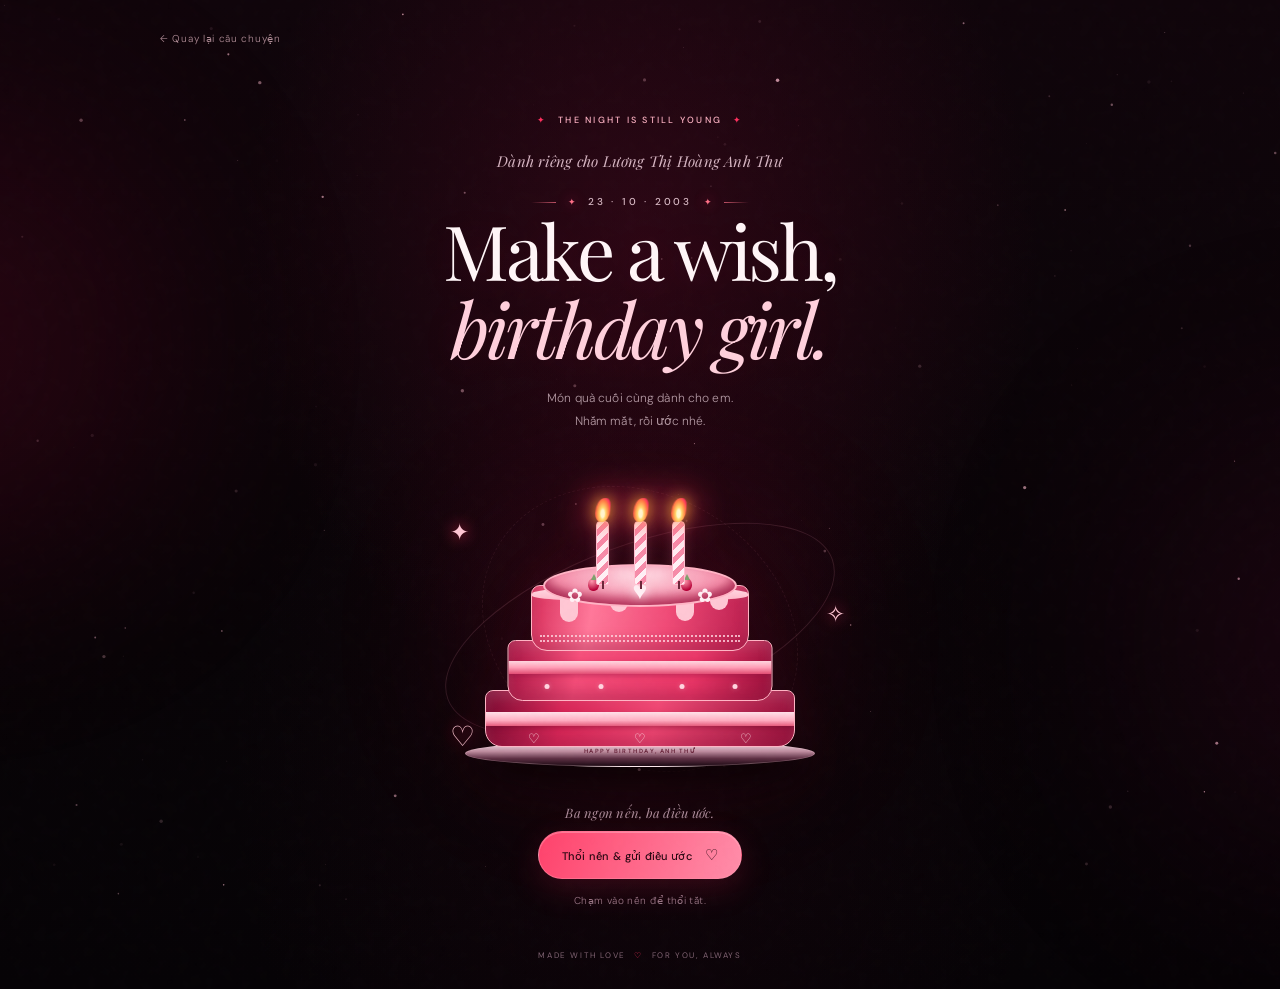
<file: birthday-cake.html>
<!DOCTYPE html>
<html lang="vi">

<head>
  <meta charset="UTF-8">
  <meta name="viewport" content="width=device-width, initial-scale=1.0">
  <meta name="theme-color" content="#080407">
  <meta name="description" content="Một chiếc bánh sinh nhật và điều ước cuối cùng dành riêng cho Anh Thư.">
  <meta property="og:title" content="One More Wish, Anh Thư ♡">
  <meta property="og:description" content="Chiếc bánh sinh nhật và điều ước cuối cùng mà anh muốn dành riêng cho em, Anh Thư ♡">
  <meta property="og:image" content="./assets/photos/birthday.png">
  
  <link rel="icon" type="image/png" href="./assets/photos/birthday.png">

  <title>One More Wish, Anh Thư ♡</title>

  <link rel="preconnect" href="https://fonts.googleapis.com">
  <link rel="preconnect" href="https://fonts.gstatic.com" crossorigin>
  <link
    href="https://fonts.googleapis.com/css2?family=DM+Sans:wght@300;400;500;600&family=Playfair+Display:ital,wght@0,400;0,500;1,400;1,500&display=swap"
    rel="stylesheet">

  <link rel="stylesheet" href="cake.css">
</head>

<body>
  <canvas id="cakeCosmos" aria-hidden="true"></canvas>

  <div class="grain" aria-hidden="true"></div>
  <div class="glow glow-one" aria-hidden="true"></div>
  <div class="glow glow-two" aria-hidden="true"></div>

  <main class="birthday-scene">

    <a class="back-link" href="index.html">
      ← Quay lại câu chuyện
    </a>

    <div class="intro">
      <p class="eyebrow">
        <span>✦</span> THE NIGHT IS STILL YOUNG <span>✦</span>
      </p>

      <p class="to-you">
        Dành riêng cho Lương Thị Hoàng Anh Thư
      </p>

      <div class="birthday-date">
        <span class="date-line"></span>
        <span class="date-icon">✦</span>
        <time datetime="2003-10-23">23 · 10 · 2003</time>
        <span class="date-icon">✦</span>
        <span class="date-line"></span>
      </div>

      <h1>
        Make a wish,
        <br>
        <em>birthday girl.</em>
      </h1>

      <p class="intro-copy">
        Món quà cuối cùng dành cho em.
        <br>
        Nhắm mắt, rồi ước nhé.
      </p>
    </div>

    <!-- BÁNH SINH NHẬT: GIỮ NGUYÊN -->

    <section class="cake-area" aria-label="Bánh kem sinh nhật tương tác">

      <div class="cake-aura"></div>

      <div class="orbit orbit-a"></div>
      <div class="orbit orbit-b"></div>

      <div class="cake-spark spark-a">✦</div>
      <div class="cake-spark spark-b">✧</div>
      <div class="cake-spark spark-c">♡</div>

      <div class="cake" id="birthdayCake" role="img" aria-label="Bánh kem sinh nhật ba tầng màu hồng đỏ">
        <div class="candles">
          <button class="candle candle-one" aria-label="Thổi nến thứ nhất">
            <span class="flame"></span>
            <i></i>
          </button>

          <button class="candle candle-two" aria-label="Thổi nến thứ hai">
            <span class="flame"></span>
            <i></i>
          </button>

          <button class="candle candle-three" aria-label="Thổi nến thứ ba">
            <span class="flame"></span>
            <i></i>
          </button>
        </div>

        <div class="cake-top">
          <span class="berry berry-one"></span>
          <span class="berry berry-two"></span>
          <span class="cream cream-one">✿</span>
          <span class="cream cream-two">✿</span>
          <span class="cake-top-heart">♥</span>
        </div>

        <div class="cake-layer layer-top">
          <span class="icing-drip drip-one"></span>
          <span class="icing-drip drip-two"></span>
          <span class="icing-drip drip-three"></span>
          <span class="icing-drip drip-four"></span>
          <div class="cake-piping"></div>
        </div>

        <div class="cake-layer layer-middle">
          <div class="middle-ribbon"></div>

          <span class="sugar-dot dot-one"></span>
          <span class="sugar-dot dot-two"></span>
          <span class="sugar-dot dot-three"></span>
          <span class="sugar-dot dot-four"></span>
        </div>

        <div class="cake-layer layer-bottom">
          <div class="bottom-ribbon"></div>

          <span class="sugar-heart heart-one">♡</span>
          <span class="sugar-heart heart-two">♡</span>
          <span class="sugar-heart heart-three">♡</span>
        </div>

        <div class="cake-plate">
          <span>HAPPY BIRTHDAY, ANH THƯ</span>
        </div>
      </div>

      <p class="cake-caption" id="cakeCaption">
        Ba ngọn nến, ba điều ước.
      </p>
    </section>

    <!-- NÚT TƯƠNG TÁC -->

    <div class="controls">
      <button class="wish-action" id="blowButton">
        Thổi nến & gửi điều ước <span>♡</span>
      </button>

      <button class="reveal-action" id="revealButton" hidden>
        Mở lời nhắn cuối cùng ✦
      </button>
    </div>

    <p class="hint" id="hintText">
      Chạm vào nến để thổi tắt.
    </p>

    <!-- LỜI NHẮN CUỐI CÙNG ĐÃ THAY THẾ -->

    <section class="final-note" id="finalNote" aria-hidden="true">
      <div class="note-star">✦</div>

      <p class="eyebrow">
        THE MOST IMPORTANT PART
      </p>

      <p class="note-recipient">
        Lương Thị Hoàng Anh Thư
      </p>
      
      <div class="note-birthday">
        <span class="birthday-symbol">♡</span>
        <span>THE DAY MY FAVORITE GIRL WAS BORN</span>
        <strong>23.10.2003</strong>
      </div>

      <h2>
        Điều ước cuối cùng
        <br>
        <em>của anh là em.</em>
      </h2>

      <div class="note-divider">
        <span></span>
        ♡
        <span></span>
      </div>

      <p class="note-message">
        Nếu có thể xin một điều cho riêng mình, anh không mong
        điều gì quá lớn lao. Anh chỉ mong em luôn được bình yên,
        luôn có lý do để mỉm cười, và dù cuộc sống có đưa em đến
        đâu, em vẫn nhớ rằng có một người thật lòng mong em hạnh phúc.
      </p>

      <p class="note-message">
        Cảm ơn em vì đã là em. Sinh nhật vui vẻ nhé, cô gái anh thương.
        Mong rằng trong rất nhiều sinh nhật sau này, anh vẫn có thể
        ở đây, nắm tay em và nói câu này một lần nữa.
      </p>

      <p class="note-sign">
        Anh thương em. Hôm nay, ngày mai, và những ngày bình thường
        ở giữa.
        <span>♥</span>
      </p>

      <div>
        <button class="again-button" id="againButton">
          Thắp nến lại một lần nữa ↻
        </button>
        <button class="back-to-top" id="backToTopButton" type="button">
          ↑ Quay lại đầu trang
        </button>
      </div>
    </section>

    <footer>
      MADE WITH LOVE <span>♡</span> FOR YOU, ALWAYS
    </footer>

  </main>

  <script src="cake.js"></script>
</body>

</html>
</file>
<file: cake.css>
/* 1. VARIABLES */
:root {
  --bg: #080407;
  --bg-soft: #10070c;
  --rose: #ff315f;
  --hot: #ff6f91;
  --light: #ffd0dc;
  --text: #fff1f5;
  --muted: #c0a6b2;
  --serif: "Playfair Display", Georgia, serif;
  --sans: "DM Sans", "Segoe UI", Arial, sans-serif;
  --line: rgba(255, 157, 182, 0.2);
  --glow: rgba(255, 49, 95, 0.18);
}

/* 2. RESET */
*,
*::before,
*::after {
  box-sizing: border-box;
}

html {
  scroll-behavior: smooth;
  scrollbar-width: thin;
  scrollbar-color: #572032 #080407;
}

body {
  min-width: 320px;
  min-height: 100vh;
  min-height: 100svh;
  margin: 0;
  overflow-x: hidden;
  background:
    radial-gradient(ellipse at 50% 25%,
      rgba(105, 12, 43, 0.34),
      transparent 44%),
    radial-gradient(ellipse at 50% 78%,
      rgba(60, 8, 29, 0.2),
      transparent 45%),
    linear-gradient(180deg, #10050b, #080407 65%, #060306);
  color: var(--text);
  font-family: var(--sans);
  font-size: 13px;
  font-weight: 300;
  line-height: 1.8;
  -webkit-font-smoothing: antialiased;
  text-rendering: optimizeLegibility;
}

button,
a {
  -webkit-tap-highlight-color: transparent;
}

button {
  font-family: var(--sans);
}

button:focus-visible,
a:focus-visible {
  outline: 2px solid var(--light);
  outline-offset: 5px;
}

::selection {
  color: white;
  background: #a51e48;
}

[hidden] {
  display: none !important;
}

/* 3. BACKGROUND EFFECTS */
#cakeCosmos {
  position: fixed;
  inset: 0;
  z-index: 0;
  width: 100%;
  height: 100%;
  pointer-events: none;
}

.grain {
  position: fixed;
  inset: -50%;
  z-index: 10;
  width: 200%;
  height: 200%;
  opacity: 0.025;
  pointer-events: none;
  background-image: url("data:image/svg+xml,%3Csvg viewBox='0 0 180 180' xmlns='http\://www\.w3.org/2000/svg'%3E%3Cfilter id='n'%3E%3CfeTurbulence type='fractalNoise' baseFrequency='.85' numOctaves='3' stitchTiles='stitch'/%3E%3C/filter%3E%3Crect width='100%25' height='100%25' filter='url(%23n)' opacity='.5'/%3E%3C/svg%3E");
}

.glow {
  position: fixed;
  z-index: 0;
  width: 420px;
  height: 420px;
  border-radius: 50%;
  filter: blur(130px);
  opacity: 0.15;
  pointer-events: none;
}

.glow-one {
  top: 15%;
  left: -270px;
  background: #e30d48;
}

.glow-two {
  top: 48%;
  right: -280px;
  background: #8a1245;
}

/* 4. MAIN LAYOUT */
.birthday-scene {
  position: relative;
  z-index: 1;
  isolation: isolate;
  display: flex;
  flex-direction: column;
  align-items: center;
  width: min(1080px, 100%);
  min-height: 100vh;
  min-height: 100svh;
  margin: 0 auto;
  padding: 30px 28px 26px;
  text-align: center;
}

.back-link {
  position: absolute;
  z-index: 5;
  top: 30px;
  left: clamp(24px, 5vw, 60px);
  color: rgba(255, 208, 220, 0.68);
  font-size: 10px;
  letter-spacing: 0.07em;
  text-decoration: none;
  transition: color 0.3s ease, transform 0.3s ease;
}

.back-link:hover {
  color: #fff;
  transform: translateX(-3px);
}

/* 5. INTRO */
.intro {
  position: relative;
  z-index: 2;
  width: 100%;
  max-width: 600px;
  padding-top: 82px;
}

.eyebrow {
  margin: 0 0 20px;
  color: #ffb4c5;
  font-family: var(--sans);
  font-size: 9px;
  font-weight: 500;
  line-height: 1.8;
  letter-spacing: 0.25em;
  text-transform: uppercase;
}

.eyebrow span {
  margin-inline: 7px;
  color: var(--rose);
}

.to-you {
  margin: 0 0 15px;
  color: #d5b4c1;
  font-family: var(--serif);
  font-size: 15px;
  font-style: italic;
  font-weight: 400;
  letter-spacing: 0.015em;
}

.intro h1 {
  margin: 0;
  color: #fff5f7;
  font-family: var(--serif);
  font-size: clamp(48px, 6.5vw, 76px);
  font-weight: 400;
  line-height: 1.03;
  letter-spacing: -0.045em;
  text-shadow: 0 5px 40px rgba(255, 49, 95, 0.1);
}

.intro h1 em {
  color: var(--light);
  font-weight: 400;
}

.intro-copy {
  max-width: 340px;
  margin: 19px auto 0;
  color: rgba(220, 193, 204, 0.78);
  font-size: 12px;
  line-height: 1.9;
  letter-spacing: 0.01em;
}

/* 6. CAKE STAGE */
.cake-area {
  position: relative;
  display: grid;
  place-items: center;
  width: min(620px, 100%);
  height: 390px;
  margin: 2px auto 0;
  perspective: 1000px;
}

.cake-aura {
  position: absolute;
  top: 110px;
  width: 290px;
  height: 190px;
  border-radius: 50%;
  background: #ff174e;
  filter: blur(95px);
  opacity: 0.2;
  animation: auraPulse 3.5s ease-in-out infinite;
}

.orbit {
  position: absolute;
  border: 1px solid rgba(255, 157, 182, 0.14);
  border-radius: 50%;
  pointer-events: none;
}

.orbit-a {
  width: 410px;
  height: 170px;
  transform: rotate(-20deg);
}

.orbit-b {
  width: 330px;
  height: 270px;
  border-style: dashed;
  opacity: 0.55;
  transform: rotate(30deg);
}

.cake {
  position: relative;
  width: 310px;
  height: 260px;
  transform: translateY(8px);
  transform-style: preserve-3d;
  filter: drop-shadow(0 25px 25px rgba(0, 0, 0, 0.45)) drop-shadow(0 0 20px rgba(255, 49, 95, 0.09));
  animation: cakeFloat 5s ease-in-out infinite;
}

/* 7. CANDLES */
.candles {
  position: absolute;
  z-index: 6;
  top: 0;
  right: 0;
  left: 0;
  display: flex;
  align-items: flex-start;
  justify-content: center;
  gap: 25px;
  height: 85px;
}

.candle {
  position: relative;
  width: 13px;
  height: 64px;
  margin-top: 14px;
  padding: 0;
  border: 1px solid #ffc0d0;
  border-radius: 4px 4px 2px 2px;
  background: repeating-linear-gradient(135deg,
      #fff0f5 0 5px,
      #f68ca9 5px 10px);
  box-shadow: 0 0 12px rgba(255, 142, 174, 0.2);
  cursor: pointer;
}

.candle i {
  position: absolute;
  bottom: -5px;
  left: 5px;
  width: 2px;
  height: 8px;
  background: #6b273a;
}

.flame {
  position: absolute;
  top: -24px;
  left: -2px;
  width: 15px;
  height: 24px;
  border-radius: 70% 30% 60% 40%;
  background: radial-gradient(ellipse at 50% 65%,
      #fff8cf 0 17%,
      #ffdb6e 28%,
      #ff7d43 59%,
      #ff315f 80%);
  filter: drop-shadow(0 0 8px #ffb43c) drop-shadow(0 0 17px #ff315f);
  transform: rotate(2deg);
  transform-origin: 50% 90%;
  animation: flameFlicker 0.8s ease-in-out infinite alternate;
  transition: opacity 0.25s, transform 0.25s;
}

.candle:nth-child(2) .flame {
  animation-delay: -0.3s;
}

.candle:nth-child(3) .flame {
  animation-delay: -0.55s;
}

.candle.out .flame {
  opacity: 0;
  transform: translateY(-15px) scale(0.2);
}

.candle.out::after {
  position: absolute;
  top: -23px;
  left: 4px;
  width: 5px;
  height: 20px;
  border-radius: 50%;
  background: #e3bfc9;
  filter: blur(4px);
  opacity: 0.6;
  content: "";
  animation: smokeRise 1.5s ease-out forwards;
}

/* 8. CAKE TOP */
.cake-top {
  position: absolute;
  z-index: 4;
  top: 57px;
  left: 50%;
  width: 194px;
  height: 43px;
  border: 2px solid #ffb4c5;
  border-radius: 50%;
  background: radial-gradient(ellipse at 50% 25%,
      #ffdce5,
      #f58da9 62%,
      #a82b50 100%);
  box-shadow: inset 0 -7px 10px rgba(157, 23, 65, 0.67);
  transform: translateX(-50%);
}

.cake-top-heart {
  position: absolute;
  top: 2px;
  left: 50%;
  color: #fff1f5;
  font-size: 25px;
  text-shadow: 0 0 12px #fff;
  transform: translateX(-50%);
}

.berry {
  position: absolute;
  top: 12px;
  width: 11px;
  height: 13px;
  border-radius: 50% 50% 45% 45%;
  background: radial-gradient(circle at 35% 25%, #ff9aaf, #b60036 75%);
}

.berry::after {
  position: absolute;
  top: -4px;
  left: 3px;
  border-right: 3px solid transparent;
  border-bottom: 6px solid #76a46a;
  border-left: 3px solid transparent;
  content: "";
}

.berry-one {
  left: 43px;
}

.berry-two {
  right: 43px;
}

.cream {
  position: absolute;
  top: 13px;
  color: #fff0f4;
  font-size: 19px;
}

.cream-one {
  left: 22px;
}

.cream-two {
  right: 22px;
}

/* 9. CAKE LAYERS */
.cake-layer {
  position: absolute;
  left: 50%;
  overflow: hidden;
  border: 1px solid #ffb5c5;
  box-shadow:
    inset 0 -9px 13px rgba(139, 20, 57, 0.33),
    inset 0 7px 12px rgba(255, 255, 255, 0.13);
  transform: translateX(-50%);
}

.layer-top {
  z-index: 3;
  top: 78px;
  width: 218px;
  height: 66px;
  border-radius: 9px 9px 16px 16px;
  background:
    linear-gradient(100deg,
      #d82c59,
      #ff789a 28%,
      #f04b77 62%,
      #b91d4d);
}

.layer-top::before {
  position: absolute;
  top: 0;
  right: 0;
  left: 0;
  height: 15px;
  border-radius: 50% 50% 35% 35%;
  background: linear-gradient(180deg, #ffe0e8, #ffb5c7);
  content: "";
}

.icing-drip {
  position: absolute;
  top: 7px;
  width: 18px;
  height: 23px;
  border-radius: 0 0 12px 12px;
  background: #ffc7d4;
}

.drip-one {
  left: 28px;
  height: 29px;
}

.drip-two {
  left: 78px;
  height: 19px;
}

.drip-three {
  right: 54px;
  height: 28px;
}

.drip-four {
  right: 20px;
  height: 17px;
}

.cake-piping {
  position: absolute;
  right: 8px;
  bottom: 8px;
  left: 8px;
  height: 7px;
  border-top: 2px dotted #ffd5df;
  border-bottom: 2px dotted #ffd5df;
  opacity: 0.8;
}

.layer-middle {
  z-index: 2;
  top: 133px;
  width: 265px;
  height: 61px;
  border-radius: 8px 8px 15px 15px;
  background: linear-gradient(100deg,
      #a81543,
      #f54e7a 27%,
      #e93667 70%,
      #99103b);
}

.middle-ribbon {
  position: absolute;
  top: 20px;
  right: 0;
  left: 0;
  height: 13px;
  background: linear-gradient(180deg, #ffd6df, #ff9eb6 50%, #e24c73);
  box-shadow: 0 2px 5px rgba(141, 18, 62, 0.4);
}

.sugar-dot {
  position: absolute;
  top: 43px;
  width: 5px;
  height: 5px;
  border-radius: 50%;
  background: #ffd5df;
  box-shadow: 0 0 5px rgba(255, 255, 255, 0.3);
}

.dot-one {
  left: 36px;
}

.dot-two {
  left: 90px;
}

.dot-three {
  right: 87px;
}

.dot-four {
  right: 34px;
}

.layer-bottom {
  z-index: 1;
  top: 183px;
  width: 310px;
  height: 57px;
  border-radius: 8px 8px 17px 17px;
  background: linear-gradient(100deg,
      #7c0b32,
      #d82758 25%,
      #ef4773 55%,
      #94113b);
}

.bottom-ribbon {
  position: absolute;
  top: 21px;
  right: 0;
  left: 0;
  height: 14px;
  background: linear-gradient(180deg, #ffe0e8, #ffadc1 60%, #e55b7d);
  box-shadow: 0 2px 5px rgba(101, 7, 37, 0.4);
}

.sugar-heart {
  position: absolute;
  top: 36px;
  color: #ffe4ea;
  font-size: 13px;
  text-shadow: 0 0 6px rgba(255, 255, 255, 0.35);
}

.heart-one {
  left: 42px;
}

.heart-two {
  left: calc(50% - 6px);
}

.heart-three {
  right: 42px;
}

/* 10. CAKE PLATE */
.cake-plate {
  position: absolute;
  z-index: 0;
  bottom: 0;
  left: 50%;
  display: grid;
  place-items: center;
  width: 350px;
  height: 27px;
  border: 1px solid rgba(255, 216, 226, 0.27);
  border-radius: 50%;
  background: linear-gradient(180deg,
      #fff0f5,
      #bd8b9e 42%,
      #5e3044 70%,
      #1c0a13);
  box-shadow: 0 12px 25px rgba(0, 0, 0, 0.5);
  transform: translateX(-50%);
}

.cake-plate span {
  position: absolute;
  top: 5px;
  color: #68243a;
  font-size: 6px;
  font-weight: 600;
  letter-spacing: 0.24em;
}

/* 11. CAKE SPARKLES */
.cake-spark {
  position: absolute;
  color: #ffc7d4;
  font-size: 23px;
  text-shadow: 0 0 15px #ff315f;
  animation: twinkle 2.5s ease-in-out infinite;
}

.spark-a {
  top: 78px;
  left: calc(50% - 190px);
}

.spark-b {
  top: 160px;
  right: calc(50% - 205px);
  animation-delay: 0.7s;
}

.spark-c {
  bottom: 62px;
  left: calc(50% - 190px);
  font-size: 28px;
  animation-delay: 1.2s;
}

.cake-caption {
  position: absolute;
  right: 0;
  bottom: 0;
  left: 0;
  margin: 0;
  padding: 0 15px;
  color: #ad8c9b;
  font-family: var(--serif);
  font-size: 13px;
  font-style: italic;
  letter-spacing: 0.02em;
}

/* 12. BUTTONS */
.controls {
  position: relative;
  z-index: 3;
  display: flex;
  flex-wrap: wrap;
  align-items: center;
  justify-content: center;
  gap: 12px;
  width: 100%;
  margin-top: 7px;
}

.wish-action,
.reveal-action,
.again-button {
  min-height: 46px;
  padding: 13px 23px;
  border: 1px solid rgba(255, 157, 182, 0.38);
  border-radius: 999px;
  font-family: var(--sans);
  font-size: 11px;
  font-weight: 500;
  letter-spacing: 0.025em;
  cursor: pointer;
  transition:
    transform 0.25s ease,
    box-shadow 0.25s ease,
    background 0.25s ease,
    border-color 0.25s ease;
}

.wish-action {
  color: #280711;
  background: linear-gradient(110deg, #ff426b, #ff8eaa);
  box-shadow:
    0 10px 32px rgba(255, 49, 95, 0.17),
    inset 0 1px rgba(255, 255, 255, 0.25);
}

.wish-action span {
  margin-left: 10px;
  font-size: 15px;
}

.wish-action:disabled {
  position: relative;
  color: #ffe4eb;
  background: linear-gradient(135deg,
      rgba(190, 20, 65, 0.3),
      rgba(255, 49, 95, 0.12));
  border-color: rgba(255, 113, 136, 0.55);
  box-shadow:
    0 0 12px rgba(255, 49, 95, 0.15),
    inset 0 0 12px rgba(255, 49, 95, 0.06);
  opacity: 1 !important;
  cursor: default;
  animation: candleButtonGlow 2.4s ease-in-out infinite;
  overflow: hidden;
}

.wish-action:disabled::after {
  content: "";
  position: absolute;
  top: 0;
  left: -80%;
  width: 45%;
  height: 100%;
  background: linear-gradient(90deg,
      transparent,
      rgba(255, 225, 235, 0.2),
      transparent);
  transform: skewX(-20deg);
  animation: candleButtonShine 3.5s ease-in-out infinite;
  pointer-events: none;
}

.wish-action:disabled span {
  display: inline-block;
  color: #ff8da8;
  animation: candleHeartBeat 1.4s ease-in-out infinite;
}

.reveal-action,
.again-button {
  color: var(--light);
  background: rgba(255, 255, 255, 0.025);
}

.wish-action:hover,
.reveal-action:hover,
.again-button:hover {
  transform: translateY(-3px);
  border-color: rgba(255, 190, 207, 0.7);
  box-shadow: 0 14px 38px rgba(255, 49, 95, 0.2);
}

.reveal-action:hover,
.again-button:hover {
  background: rgba(255, 49, 95, 0.08);
}

.wish-action:active,
.reveal-action:active,
.again-button:active {
  transform: scale(0.98);
}

.hint {
  min-height: 20px;
  margin: 13px 0 0;
  color: #987b89;
  font-size: 10px;
  letter-spacing: 0.035em;
}

/* 13. FINAL LETTER */
.final-note {
  position: relative;
  isolation: isolate;
  overflow: hidden;
  width: min(620px, 100%);
  max-height: 0;
  margin: 0 auto;
  padding: 0 30px;
  border: 1px solid transparent;
  border-radius: 4px;
  opacity: 0;
  transform: translateY(22px);
  transition:
    max-height 1.2s cubic-bezier(0.2, 0.7, 0.2, 1),
    opacity 0.7s ease,
    transform 0.7s ease,
    padding 0.7s ease,
    margin 0.7s ease,
    border-color 0.7s ease,
    background 0.7s ease;
}

.final-note::before {
  position: absolute;
  z-index: -1;
  inset: 0;
  background:
    radial-gradient(ellipse at 50% 0%,
      rgba(255, 49, 95, 0.1),
      transparent 55%),
    linear-gradient(145deg,
      rgba(255, 255, 255, 0.025),
      transparent 55%);
  content: "";
  pointer-events: none;
}

.final-note.open {
  display: block;
  max-height: none;
  overflow: visible;
  margin-top: 34px;
  padding: 46px 34px 34px;
  border-color: var(--line);
  background: rgba(14, 5, 10, 0.68);
  box-shadow:
    0 25px 80px rgba(0, 0, 0, 0.2),
    inset 0 1px rgba(255, 255, 255, 0.025);
  opacity: 1;
  transform: translateY(0);
}

.note-star {
  margin: 0 0 15px;
  color: #ffd0dc;
  font-size: 25px;
  line-height: 1.4;
  text-shadow: 0 0 24px rgba(255, 49, 95, 0.6);
  animation: twinkle 2.5s ease-in-out infinite;
}

.final-note .eyebrow {
  margin: 0 0 16px;
  font-size: 9px;
  letter-spacing: 0.25em;
}

.note-recipient {
  margin: 0 0 16px;
  color: #dcb5c3;
  font-family: var(--serif);
  font-size: 15px;
  font-style: italic;
  font-weight: 400;
  line-height: 1.8;
  letter-spacing: 0.02em;
}

.final-note h2 {
  margin: 0 0 24px;
  color: #fff1f5;
  font-family: var(--serif);
  font-size: clamp(35px, 5vw, 51px);
  font-weight: 400;
  line-height: 1.22;
  letter-spacing: -0.035em;
}

.final-note h2 em {
  color: #ffb4c5;
  font-style: italic;
  font-weight: 400;
}

.note-divider {
  display: flex;
  align-items: center;
  justify-content: center;
  gap: 15px;
  margin: 0 auto 25px;
  color: #ff7898;
  font-size: 17px;
  line-height: 1;
}

.note-divider span {
  width: 48px;
  height: 1px;
  background: linear-gradient(90deg,
      transparent,
      rgba(255, 157, 182, 0.8));
}

.note-divider span:last-child {
  transform: rotate(180deg);
}

.final-note>p.note-message {
  max-width: 490px;
  margin: 0 auto 16px;
  color: #cbb4bf;
  font-family: var(--sans);
  font-size: 12px;
  font-weight: 300;
  line-height: 2.05;
  letter-spacing: 0.005em;
}

.final-note .note-sign {
  max-width: 480px;
  margin: 26px auto;
  color: #ffc0d0;
  font-family: var(--serif);
  font-size: 15px;
  font-style: italic;
  font-weight: 400;
  line-height: 1.95;
}

.note-sign span {
  display: inline-block;
  margin-left: 5px;
  color: #ff426b;
  text-shadow: 0 0 15px rgba(255, 49, 95, 0.7);
}

.final-note>div:last-child {
  display: flex;
  flex-wrap: wrap;
  justify-content: center;
  align-items: center;
  gap: 12px;
  margin-top: 30px;
}

.again-button,
.back-to-top {
  position: relative;
  display: inline-flex;
  align-items: center;
  justify-content: center;
  gap: 8px;
  min-height: 44px;
  padding: 12px 20px;
  font-family: var(--sans);
  font-size: 11px;
  font-weight: 500;
  letter-spacing: 0.06em;
  line-height: 1.5;
  text-align: center;
  color: #ffeaf0;
  background: rgba(255, 49, 95, 0.07);
  border: 1px solid rgba(255, 113, 136, 0.3);
  border-radius: 999px;
  cursor: pointer;
  overflow: hidden;
  transition:
    color 0.3s ease,
    background 0.3s ease,
    border-color 0.3s ease,
    box-shadow 0.3s ease,
    transform 0.3s ease;
}

.again-button::before,
.back-to-top::before {
  content: "";
  position: absolute;
  inset: 0;
  background: linear-gradient(110deg,
      transparent 20%,
      rgba(255, 255, 255, 0.1) 50%,
      transparent 80%);
  transform: translateX(-120%);
  transition: transform 0.6s ease;
  pointer-events: none;
}

.again-button:hover::before,
.back-to-top:hover::before {
  transform: translateX(120%);
}

.again-button:hover,
.back-to-top:hover {
  color: #fff;
  background: rgba(255, 49, 95, 0.17);
  border-color: rgba(255, 113, 136, 0.7);
  box-shadow: 0 0 24px rgba(255, 49, 95, 0.12);
  transform: translateY(-2px);
}

.again-button:active,
.back-to-top:active {
  transform: translateY(0) scale(0.98);
}

.again-button:focus-visible,
.back-to-top:focus-visible {
  outline: 2px solid #ff7188;
  outline-offset: 4px;
}

.again-button {
  background: linear-gradient(135deg,
      rgba(190, 20, 65, 0.24),
      rgba(255, 49, 95, 0.08));
  border-color: rgba(255, 113, 136, 0.42);
}

.back-to-top {
  color: rgba(255, 225, 235, 0.78);
  background: rgba(255, 255, 255, 0.025);
  border-color: rgba(255, 225, 235, 0.16);
}

.back-to-top:hover {
  background: rgba(255, 255, 255, 0.07);
  border-color: rgba(255, 225, 235, 0.4);
}

/* 14. FOOTER */
footer {
  margin-top: auto;
  padding-top: 34px;
  color: #806473;
  font-family: var(--sans);
  font-size: 8px;
  font-weight: 400;
  line-height: 1.8;
  letter-spacing: 0.2em;
}

footer span {
  padding-inline: 5px;
  color: var(--rose);
}

/* 15. PARTICLES CREATED BY JAVASCRIPT */
.confetti {
  position: fixed;
  z-index: 20;
  top: -20px;
  width: 7px;
  height: 13px;
  opacity: 0.9;
  pointer-events: none;
  animation: confettiFall var(--fall) linear forwards;
}

.floating-love {
  position: fixed;
  z-index: 15;
  color: #ff9db6;
  text-shadow: 0 0 12px #ff315f;
  pointer-events: none;
  animation: loveFloat 3.5s ease-out forwards;
}

/* 16. BIRTHDAY DATE */
.birthday-date {
  display: flex;
  align-items: center;
  justify-content: center;
  gap: 12px;
  margin: 18px auto 0;
  color: #ffc0cf;
  animation: dateReveal 1s ease both;
}

.birthday-date time {
  font-family: "DM Sans", sans-serif;
  font-size: 10px;
  font-weight: 500;
  letter-spacing: 0.28em;
  color: rgba(255, 225, 235, 0.82);
  white-space: nowrap;
}

.date-line {
  width: 25px;
  height: 1px;
  background: linear-gradient(90deg,
      transparent,
      rgba(255, 113, 136, 0.7));
}

.date-line:last-child {
  transform: rotate(180deg);
}

.date-icon {
  color: #ff7188;
  font-size: 9px;
  text-shadow: 0 0 12px rgba(255, 49, 95, 0.8);
}

.note-birthday {
  display: flex;
  flex-direction: column;
  align-items: center;
  gap: 7px;
  margin: 22px auto 26px;
  padding: 17px 20px;
  max-width: 270px;
  background: linear-gradient(135deg,
      rgba(255, 49, 95, 0.08),
      rgba(255, 255, 255, 0.015));
  border-top: 1px solid rgba(255, 113, 136, 0.35);
  border-bottom: 1px solid rgba(255, 113, 136, 0.2);
}

.birthday-symbol {
  color: #ff7188;
  font-size: 19px;
  line-height: 1;
  text-shadow: 0 0 16px rgba(255, 49, 95, 0.55);
}

.note-birthday>span:nth-child(2) {
  font-size: 8px;
  letter-spacing: 0.18em;
  color: rgba(255, 225, 235, 0.55);
  text-align: center;
}

.note-birthday strong {
  font-family: "Playfair Display", serif;
  font-size: 23px;
  font-weight: 400;
  letter-spacing: 0.12em;
  color: #ffe4eb;
  text-shadow: 0 0 22px rgba(255, 49, 95, 0.22);
}

@keyframes cakeFloat {

  0%,
  100% {
    transform: translateY(8px) rotateY(-3deg);
  }

  50% {
    transform: translateY(-4px) rotateY(3deg);
  }
}

@keyframes flameFlicker {
  from {
    transform: rotate(-5deg) scale(0.94);
    filter: drop-shadow(0 0 6px #ffb43c);
  }

  to {
    transform: rotate(5deg) scale(1.08);
    filter: drop-shadow(0 0 12px #ffb43c) drop-shadow(0 0 18px #ff315f);
  }
}

@keyframes auraPulse {

  0%,
  100% {
    opacity: 0.16;
    transform: scale(0.9);
  }

  50% {
    opacity: 0.3;
    transform: scale(1.12);
  }
}

@keyframes twinkle {

  0%,
  100% {
    opacity: 0.45;
    transform: scale(0.85) rotate(-8deg);
  }

  50% {
    opacity: 1;
    transform: scale(1.15) rotate(12deg);
  }
}

@keyframes smokeRise {
  to {
    transform: translate(5px, -35px) scale(2);
    opacity: 0;
  }
}

@keyframes confettiFall {
  to {
    transform: translate3d(var(--drift), 110vh, 0) rotate(850deg);
    opacity: 0.3;
  }
}

@keyframes loveFloat {
  to {
    transform: translate(var(--drift), -180px) rotate(20deg) scale(0.6);
    opacity: 0;
  }
}

@keyframes dateReveal {
  from {
    opacity: 0;
    transform: translateY(8px);
  }

  to {
    opacity: 1;
    transform: translateY(0);
  }
}

@media (min-width: 601px) and (max-width: 850px) {
  .birthday-scene {
    padding-inline: 24px;
  }

  .intro {
    padding-top: 88px;
  }

  .cake-area {
    height: 375px;
  }

  .final-note.open {
    padding-inline: 30px;
  }
}

@keyframes candleButtonGlow {

  0%,
  100% {
    box-shadow:
      0 0 12px rgba(255, 49, 95, 0.12),
      inset 0 0 12px rgba(255, 49, 95, 0.04);
  }

  50% {
    box-shadow:
      0 0 24px rgba(255, 49, 95, 0.28),
      0 0 42px rgba(255, 49, 95, 0.08),
      inset 0 0 16px rgba(255, 49, 95, 0.1);
  }
}

@keyframes candleButtonShine {

  0%,
  30% {
    left: -80%;
  }

  65%,
  100% {
    left: 140%;
  }
}

@keyframes candleHeartBeat {

  0%,
  100% {
    transform: scale(1);
    text-shadow: 0 0 5px rgba(255, 113, 136, 0.4);
  }

  50% {
    transform: scale(1.25);
    text-shadow: 0 0 12px rgba(255, 49, 95, 0.9);
  }
}

@media (max-width: 600px) {
  .birthday-scene {
    padding: 22px 18px 24px;
  }

  .back-link {
    top: 22px;
    left: 18px;
    font-size: 10px;
  }

  .intro {
    padding-top: 82px;
  }

  .eyebrow {
    margin-bottom: 16px;
    font-size: 8px;
    letter-spacing: 0.18em;
  }

  .to-you {
    margin-bottom: 14px;
    font-size: 13px;
  }

  .intro h1 {
    font-size: clamp(43px, 11.8vw, 61px);
    line-height: 1.04;
  }

  .intro-copy {
    max-width: 300px;
    margin-top: 17px;
    font-size: 11px;
    line-height: 1.85;
  }

  .cake-area {
    width: 115%;
    height: 345px;
    margin: 0 -7.5% -5px;
    transform: scale(0.9);
    transform-origin: center center;
  }

  .orbit-a {
    width: 345px;
    height: 150px;
  }

  .orbit-b {
    width: 285px;
    height: 240px;
  }

  .cake-caption {
    padding-inline: 18px;
    font-size: 12px;
  }

  .controls {
    gap: 10px;
    margin-top: 4px;
  }

  .wish-action,
  .reveal-action,
  .again-button {
    min-height: 45px;
    padding: 12px 18px;
    font-size: 10px;
  }

  .hint {
    margin-top: 12px;
    font-size: 10px;
  }

  .final-note.open {
    max-height: 1500px;
    margin-top: 26px;
    padding: 35px 18px 28px;
  }

  .note-star {
    margin-bottom: 12px;
    font-size: 22px;
  }

  .final-note .eyebrow {
    font-size: 8px;
    letter-spacing: 0.18em;
  }

  .note-recipient {
    font-size: 13px;
  }

  .final-note h2 {
    margin-bottom: 21px;
    font-size: clamp(32px, 8.5vw, 43px);
    line-height: 1.25;
  }

  .note-divider {
    margin-bottom: 21px;
  }

  .final-note>p.note-message {
    font-size: 11.5px;
    line-height: 1.95;
  }

  .final-note .note-sign {
    margin: 23px auto;
    font-size: 14px;
    line-height: 1.9;
  }

  footer {
    padding-top: 28px;
    font-size: 7px;
    letter-spacing: 0.16em;
  }
}

@media (max-width: 480px) {
  .final-note>div:last-child {
    flex-direction: column;
    gap: 10px;
    margin-top: 24px;
  }

  .again-button,
  .back-to-top {
    width: min(100%, 280px);
    min-height: 44px;
    padding: 11px 16px;
    font-size: 11px;
  }
}

@media (max-width: 380px) {
  .birthday-scene {
    padding-inline: 14px;
  }

  .intro h1 {
    font-size: 42px;
  }

  .cake-area {
    margin-top: -12px;
    margin-bottom: -25px;
    transform: scale(0.82);
  }

  .wish-action,
  .reveal-action {
    padding-inline: 14px;
    font-size: 9px;
  }

  .final-note.open {
    padding-inline: 14px;
  }

  .final-note h2 {
    font-size: 31px;
  }

  .final-note>p.note-message {
    font-size: 11px;
  }

  .birthday-date {
    gap: 8px;
    margin-top: 15px;
  }

  .birthday-date time {
    font-size: 9px;
    letter-spacing: 0.2em;
  }

  .date-line {
    width: 17px;
  }

  .note-birthday {
    margin: 18px auto 22px;
    padding: 15px 14px;
  }

  .note-birthday strong {
    font-size: 21px;
  }
}

@media (prefers-reduced-motion: reduce) {

  *,
  *::before,
  *::after {
    scroll-behavior: auto !important;
    animation-duration: 0.01ms !important;
    animation-iteration-count: 1 !important;
    transition-duration: 0.01ms !important;
  }

  .again-button,
  .back-to-top,
  .again-button::before,
  .back-to-top::before {
    transition: none;
  }

  .birthday-date,
  .wish-action:disabled,
  .wish-action:disabled::after,
  .wish-action:disabled span {
    animation: none;
  }
}
</file>
